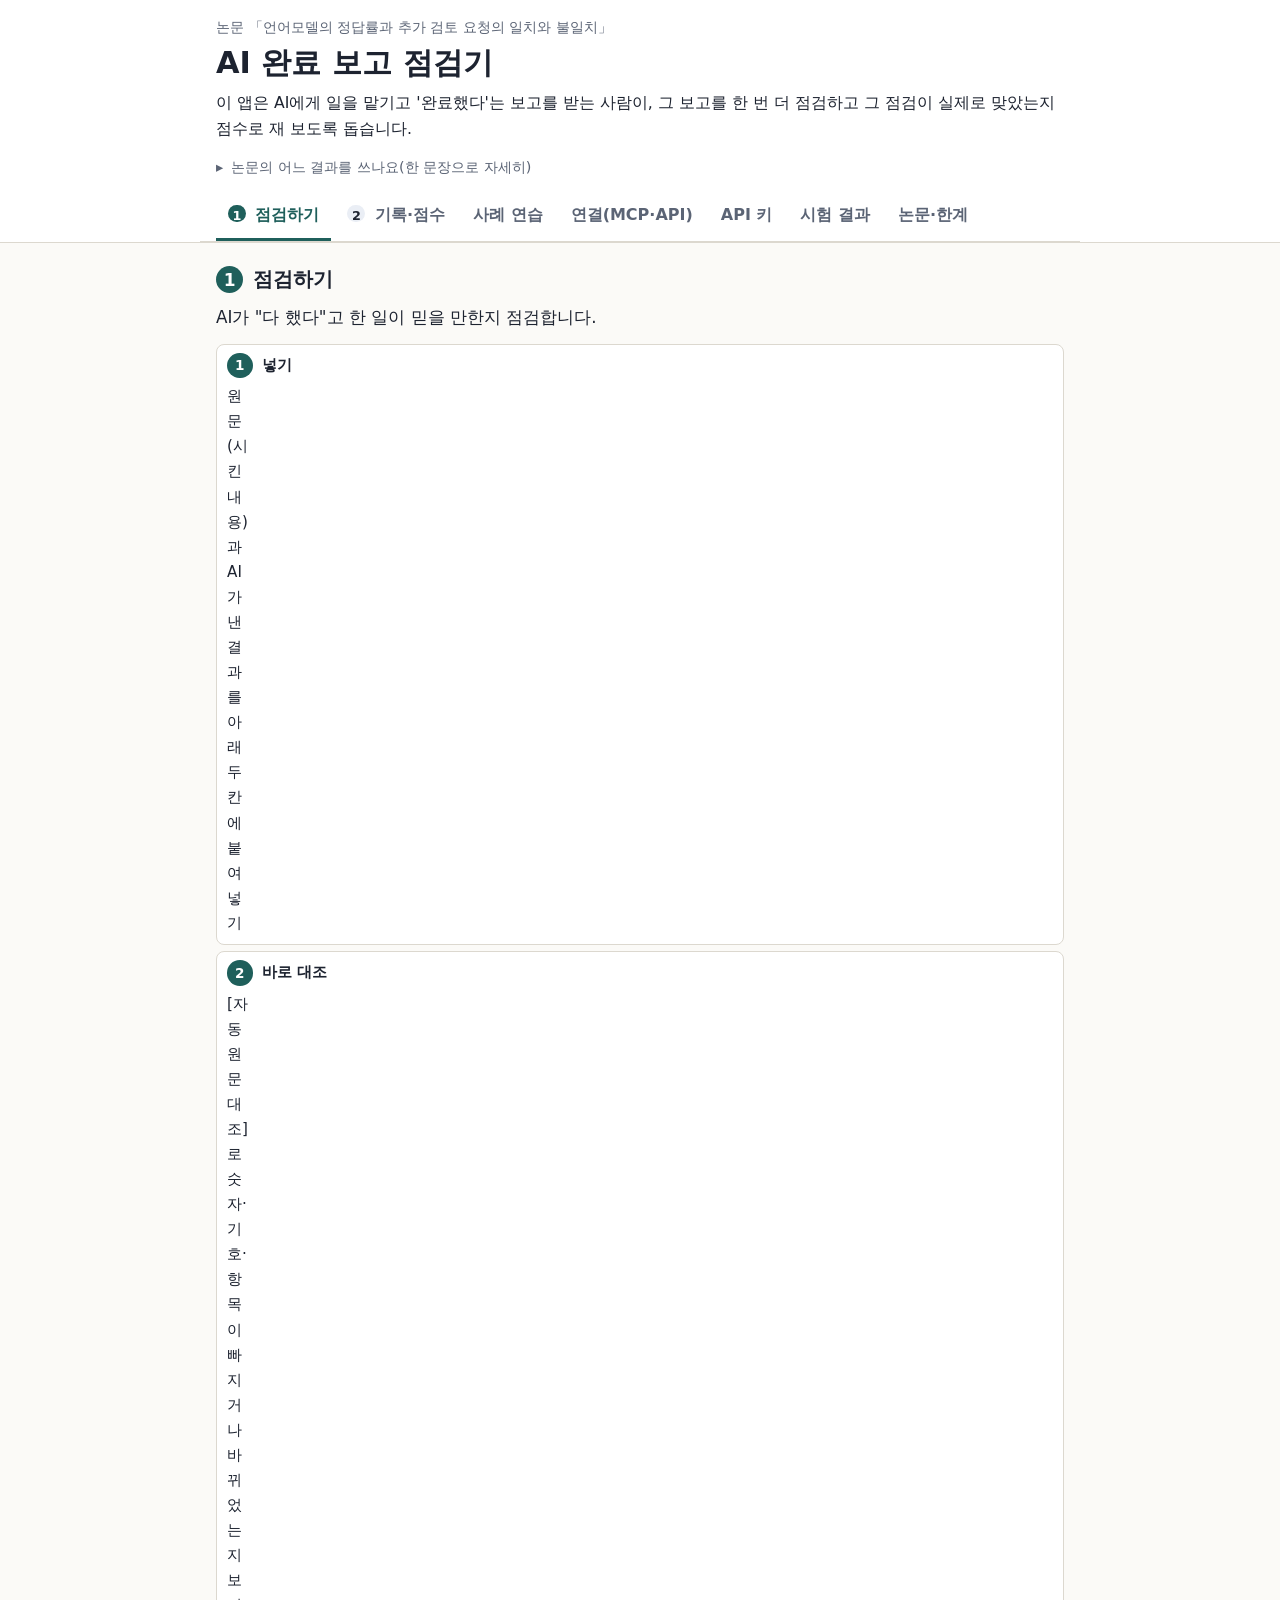
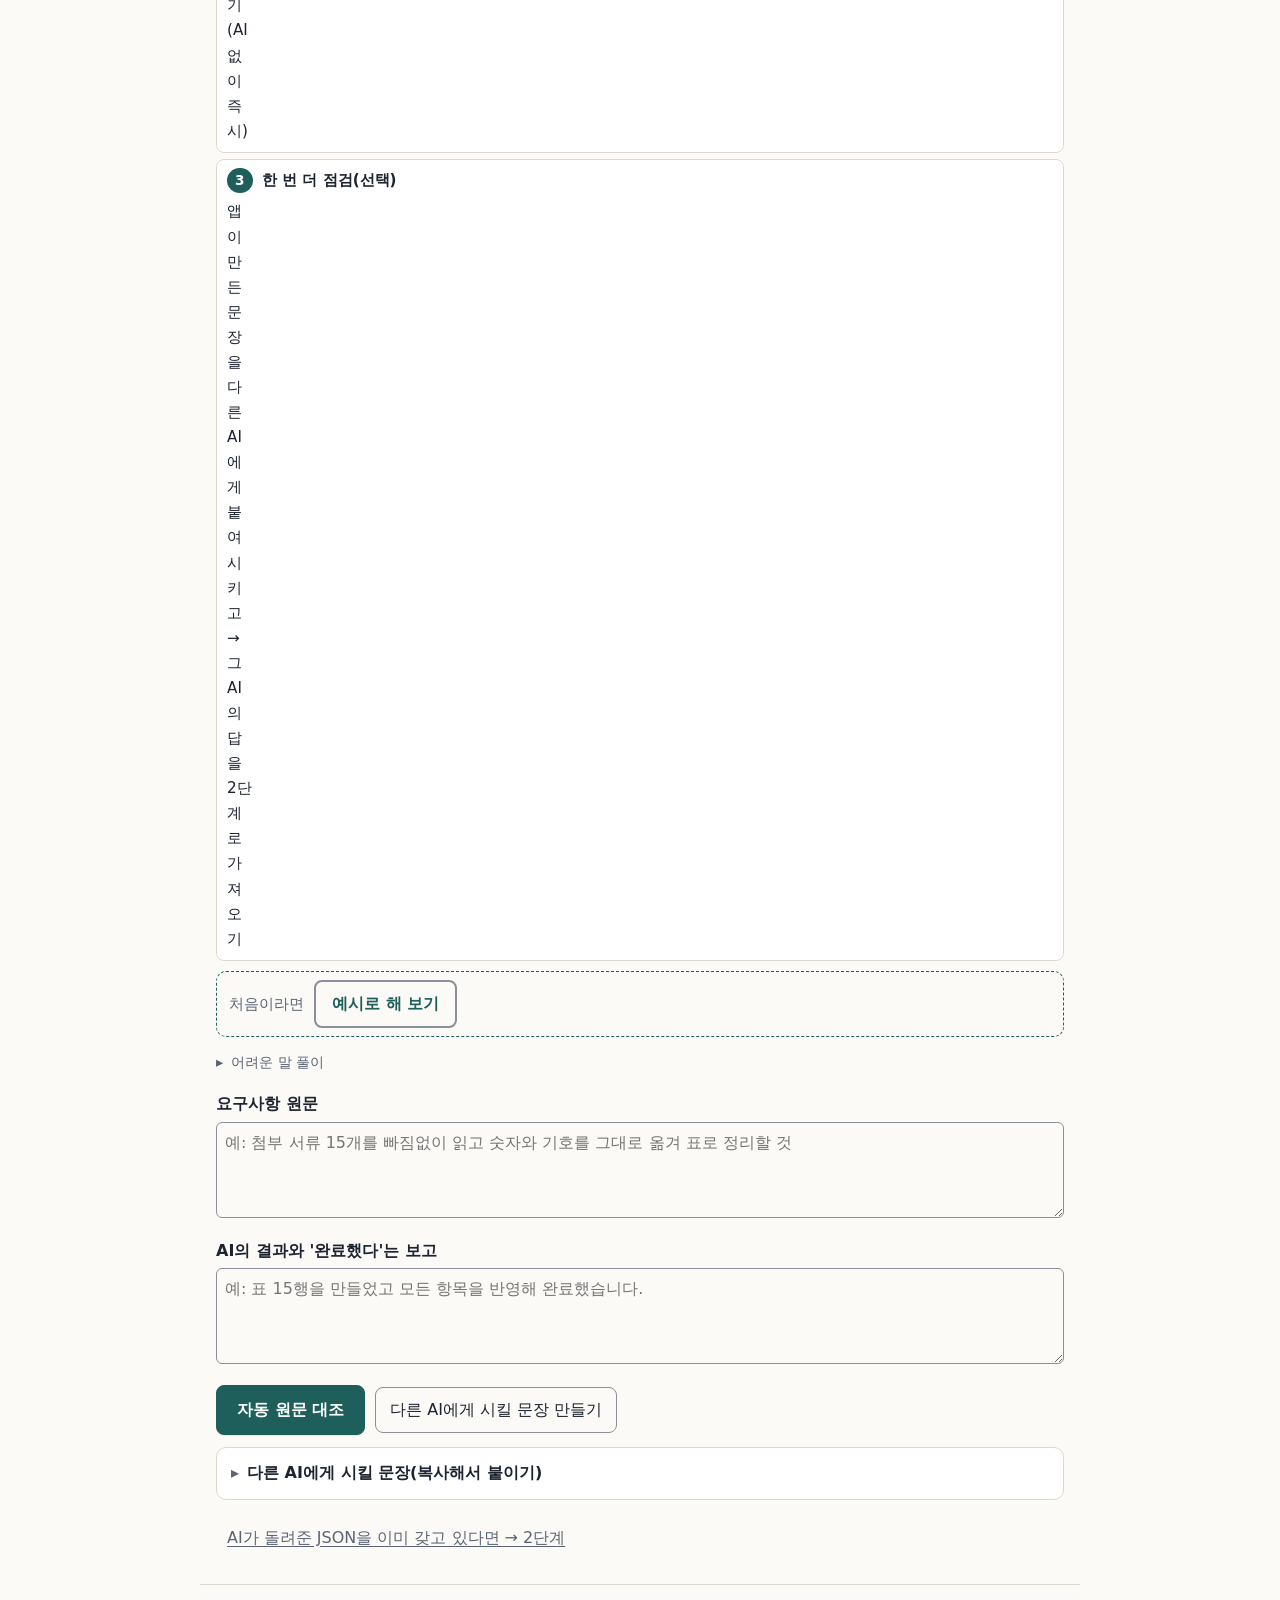
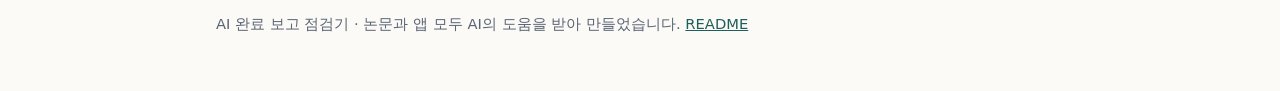
<file: index.html>
<!doctype html>
<html lang="ko">
<head>
<meta charset="utf-8">
<meta name="viewport" content="width=device-width, initial-scale=1">
<title>AI 완료 보고 점검기</title>
<meta name="description" content="AI가 '완료했다'고 보고한 결과를 논문의 재검토 방식으로 한 번 더 점검하고, 그 신호가 실제 오류를 얼마나 가려냈는지 재 보는 앱">
<link rel="stylesheet" href="style.css">
</head>
<body>
<header class="top">
  <div class="wrap">
    <p class="paper-title">논문 「언어모델의 정답률과 추가 검토 요청의 일치와 불일치」</p>
    <h1>AI 완료 보고 점검기</h1>
    <p class="one-line" id="one-line">이 앱은 AI에게 일을 맡기고 '완료했다'는 보고를 받는 사람이, 그 보고를 한 번 더 점검하고 그 점검이 실제로 맞았는지 점수로 재 보도록 돕습니다.</p>
    <details class="fold slim" id="long-def"><summary>논문의 어느 결과를 쓰나요(한 문장으로 자세히)</summary>
      <p class="help" id="one-line-long">이 앱은 AI에게 일을 맡기고 '완료했다'는 보고를 받는 사람이, 논문의 재검토 방식(결과는 고치지 않고 확신도와 검토 필요 여부만 다시 받기)으로 그 보고를 한 번 더 점검하고, 논문 3.4절의 균형정확도로 그 신호가 실제 오류를 얼마나 가려냈는지 내 기록으로 재 보도록 돕습니다.</p>
    </details>
    <nav class="tabs" role="tablist" aria-label="화면 구역">
      <button role="tab" id="t-check" aria-controls="tab-check" aria-selected="true" data-tab="check"><b>1</b> 점검하기</button>
      <button role="tab" id="t-record" aria-controls="tab-record" aria-selected="false" data-tab="record"><b>2</b> 기록·점수</button>
      <button role="tab" id="t-cases" aria-controls="tab-cases" aria-selected="false" data-tab="cases">사례 연습</button>
      <button role="tab" id="t-connect" aria-controls="tab-connect" aria-selected="false" data-tab="connect">연결(MCP·API)</button>
      <button role="tab" id="t-keys" aria-controls="tab-keys" aria-selected="false" data-tab="keys">API 키</button>
      <button role="tab" id="t-tests" aria-controls="tab-tests" aria-selected="false" data-tab="tests">시험 결과</button>
      <button role="tab" id="t-paper" aria-controls="tab-paper" aria-selected="false" data-tab="paper">논문·한계</button>
    </nav>
  </div>
</header>

<main class="wrap" id="main">

<!-- 1 점검하기 -->
<section id="tab-check" role="tabpanel" aria-labelledby="t-check" data-panel="check">
  <h2><span class="n">1</span> 점검하기</h2>
  <p class="lead">AI가 "다 했다"고 한 일이 믿을 만한지 점검합니다.</p>
  <ol class="flow" aria-label="사용 순서">
    <li><b>넣기</b> 원문(시킨 내용)과 AI가 낸 결과를 아래 두 칸에 붙여 넣기</li>
    <li><b>바로 대조</b> [자동 원문 대조]로 숫자·기호·항목이 빠지거나 바뀌었는지 보기(AI 없이 즉시)</li>
    <li><b>한 번 더 점검(선택)</b> 앱이 만든 문장을 다른 AI에게 붙여 시키고 → 그 AI의 답을 2단계로 가져오기</li>
  </ol>
  <div class="starter"><span>처음이라면</span><button type="button" id="btn-sample" class="soft">예시로 해 보기</button></div>
  <details class="fold slim"><summary>어려운 말 풀이</summary>
    <ul class="help">
      <li><b>프롬프트</b>: AI에게 시킬 문장. 앱이 만들어 주니 복사해서 붙이면 됩니다.</li>
      <li><b>JSON</b>: AI가 돌려주는 답의 모양. 복사해서 2단계에 붙이면 앱이 알아서 읽습니다.</li>
      <li><b>균형정확도</b>: 틀린 걸 잡아낸 비율과 맞는 걸 건드리지 않은 비율의 평균. 높을수록 점검이 믿을 만합니다(논문 3.4절의 계산법).</li>
      <li><b>Brier 점수</b>: AI가 말한 확신도가 얼마나 정확했는지. 낮을수록 좋습니다.</li>
      <li><b>MCP</b>: AI 도구가 다른 기능을 불러 쓰는 공통 방식. 설치형 연결은 "연결" 탭에 있습니다.</li>
    </ul>
  </details>
  <label for="req-text">요구사항 원문</label>
  <textarea id="req-text" rows="3" placeholder="예: 첨부 서류 15개를 빠짐없이 읽고 숫자와 기호를 그대로 옮겨 표로 정리할 것"></textarea>
  <label for="res-text">AI의 결과와 '완료했다'는 보고</label>
  <textarea id="res-text" rows="3" placeholder="예: 표 15행을 만들었고 모든 항목을 반영해 완료했습니다."></textarea>
  <div class="actions">
    <button type="button" id="btn-autocheck" class="primary">자동 원문 대조</button>
    <button type="button" id="btn-prompt">다른 AI에게 시킬 문장 만들기</button>
  </div>
  <div id="autocheck-out" aria-live="polite"></div>
  <div class="actions" id="after-auto" hidden>
    <button type="button" id="btn-autoadd" class="primary">이 결과를 기록에 추가하고 2단계로</button>
  </div>
  <details class="fold" id="prompt-fold"><summary>다른 AI에게 시킬 문장(복사해서 붙이기)</summary>
    <div class="actions"><button type="button" id="btn-copy" class="primary">복사</button><span id="copy-msg" class="help" role="status"></span></div>
    <label for="prompt-out" class="sr">만들어진 프롬프트</label>
    <textarea id="prompt-out" rows="9" readonly></textarea>
    <p class="help">논문은 도구 사용을 막고 합성 문제로 한정했지만 이 앱은 그런 조건을 강제하지 않습니다. reason_type(근거 유형)은 논문 스키마에 없는 앱의 추가 칸입니다.</p>
  </details>
  <p class="nextnav"><button type="button" class="quiet" data-go="record">AI가 돌려준 JSON을 이미 갖고 있다면 → 2단계</button></p>
</section>

<!-- 2 기록·점수 -->
<section id="tab-record" role="tabpanel" aria-labelledby="t-record" data-panel="record" hidden>
  <h2><span class="n">2</span> 기록·점수</h2>
  <p class="lead">다른 AI의 점검 결과를 넣고, 내가 직접 확인한 실제 결과(정답/오답)를 고르면 점수가 나옵니다.</p>
  <p class="help flowline">흐름: <b>이 앱</b> → (문장 복사) → <b>다른 AI</b> → (답 복사) → <b>이 앱</b>. 처음이면 아래 [예시로 채우기]부터 눌러 보세요.</p>
  <div class="actions"><button type="button" id="btn-example">예시로 채우기</button><button type="button" id="btn-add" class="quiet">줄 추가</button><button type="button" id="btn-clear" class="quiet">모두 지우기</button><span id="clear-msg" class="help" role="status"></span></div>
  <details class="fold" id="json-fold"><summary>다른 AI가 돌려준 답(JSON) 붙여넣기</summary>
    <label for="ai-json" class="sr">AI가 돌려준 JSON</label>
    <textarea id="ai-json" rows="3" placeholder='{"confidence": 40, "needs_review": true, "reason_type": "shortage", "brief_reason": "소수 자릿수를 대조하지 못함"}'></textarea>
    <div class="actions">
      <label class="inline" for="reviewer-new">재검토한 쪽</label>
      <select id="reviewer-new" aria-label="이 재검토를 한 쪽">
        <option value="same">같은 AI</option><option value="other">다른 AI</option><option value="human">사람</option><option value="auto">자동 대조(앱)</option>
      </select>
      <button type="button" id="btn-addjson" class="primary">기록에 추가</button>
    </div>
    <ul id="json-problems" class="problems" aria-live="polite"></ul>
  </details>
  <div class="tablewrap">
    <table id="rows" aria-label="확인 기록 표">
      <thead><tr><th>#</th><th>메모</th><th>검토 필요?</th><th>확신도</th><th>근거</th><th>실제 결과(내가 확인)</th><th>재검토한 쪽</th><th><span class="sr">삭제</span></th></tr></thead>
      <tbody></tbody>
    </table>
  </div>
  <p class="help">'검토 불필요'라고 한 항목도 일부는 확인해야 점수가 왜곡되지 않습니다. 실제 결과를 고른 줄만 점수에 들어갑니다.</p>
  <details class="fold"><summary>줄 단위로 붙여넣기</summary>
    <p class="help">한 줄에 <code>요청, 근거, 실제결과</code>. 예: <code>예, 구체적 오류 지적, 오답</code> 또는 <code>아니오, 정답</code>. 줄은 줄바꿈이나 <code>;</code> 로 나눕니다.</p>
    <textarea id="paste-text" rows="3" placeholder="예, 검산 부족, 정답&#10;아니오, 정답"></textarea>
    <button type="button" id="btn-paste">붙여넣은 줄 추가</button>
    <ul id="paste-problems" class="problems" aria-live="polite"></ul>
  </details>
  <h3>점수</h3>
  <div id="result" aria-live="polite"></div>
  <details class="fold" open><summary>논문의 모델 11종과 비교</summary><div id="compare"></div></details>
  <details class="fold"><summary>기계가 읽는 결과(JSON)</summary>
    <p class="help">다른 프로그램이나 AI 에이전트가 화면에서 그대로 읽을 수 있는 같은 결과입니다.</p>
    <pre id="result-json" tabindex="0">{}</pre>
  </details>
</section>

<!-- 사례 연습 -->
<section id="tab-cases" role="tabpanel" aria-labelledby="t-cases" data-panel="cases" hidden>
  <h2>사례 연습</h2>
  <p class="lead">논문에 나온 실제 사례 6개: AI의 수정안을 따를까요?</p>
  <details class="fold"><summary>이 연습은 무엇인가요</summary><p class="help">AI가 처음 답을 냈고, 다시 검토하면서 다른 답을 내놓았습니다. 어느 쪽이 맞을지 고르면 논문이 확인한 정답이 나옵니다.</p></details>
  <div id="cases"></div>
  <p id="case-score" class="score" aria-live="polite"></p>
</section>

<!-- 연결 -->
<section id="tab-connect" role="tabpanel" aria-labelledby="t-connect" data-panel="connect" hidden>
  <h2>연결(MCP·API)</h2>
  <p class="lead">다른 AI 도구에서 복붙 없이 쓰는 법입니다. 모두 내 컴퓨터 안에서만 돌고 키·이메일이 필요 없습니다.</p>
  <details class="fold" open><summary>어떤 방법을 고를까요 (가장 쉬운 방법은 설치 없이 이 화면에서 붙여넣기)</summary>
    <div class="tablewrap"><table>
      <thead><tr><th>방법</th><th>이럴 때</th><th>준비물</th></tr></thead>
      <tbody>
        <tr><td>이 화면</td><td>가끔 붙여넣기로 충분할 때</td><td>브라우저</td></tr>
        <tr><td>주소로 열기</td><td>브라우저 에이전트가 주소만 열어 결과를 읽게 할 때</td><td>브라우저</td></tr>
        <tr><td>MCP</td><td>Claude Code·Desktop·Codex 안에서 말로 시킬 때</td><td>Node.js, 앱 ZIP</td></tr>
        <tr><td>내 컴퓨터 API</td><td>직접 만든 프로그램에서 호출할 때</td><td>Node.js, 앱 ZIP</td></tr>
      </tbody>
    </table></div>
  </details>
  <details class="fold"><summary>1단계 공통 준비(Node.js와 폴더)</summary>
    <ol>
      <li>터미널(Windows는 PowerShell)에서 <code>node -v</code> 를 입력해 <code>v18</code> 이상이 나오는지 봅니다. 없으면 nodejs.org 에서 LTS를 설치하세요.</li>
      <li>앱 ZIP(<code>review_signal_app.zip</code>)을 새 폴더에 풀고, 그 폴더의 전체 경로를 복사해 둡니다(아래 <code>폴더경로</code> 자리에 씁니다).</li>
      <li>시험: 그 폴더에서 <code>node --test tests/logic.test.js tests/check.test.js tests/mcp.test.js tests/keys.test.js</code> 가 모두 통과하는지 봅니다.</li>
    </ol>
  </details>
  <details class="fold"><summary>MCP로 AI 도구에 연결하기</summary>
    <p class="help">MCP는 AI 도구가 외부 기능을 부르는 공통 방식입니다. 등록해 두면 AI에게 말로 시킬 수 있습니다.</p>
    <h3>Claude Code</h3><pre>claude mcp add --transport stdio review-signal -- node 폴더경로/mcp/server.mjs</pre>
    <h3>Claude Desktop</h3><p class="help"><code>claude_desktop_config.json</code> 의 <code>mcpServers</code> 에 넣고 앱을 다시 켭니다(Windows 경로는 역슬래시를 두 개씩).</p>
    <pre>{
  "mcpServers": {
    "review-signal": { "command": "node", "args": ["폴더경로/mcp/server.mjs"] }
  }
}</pre>
    <h3>Codex</h3><p class="help"><code>~/.codex/config.toml</code> 에 추가합니다.</p>
    <pre>[mcp_servers.review-signal]
command = "node"
args = ["폴더경로/mcp/server.mjs"]</pre>
    <h3>잘 연결됐는지 확인</h3>
    <pre>review-signal 도구의 verify_completion 으로 아래 두 글을 점검해 줘.
[원문] B#2 값 0.9685245400, 허용 오차 ±0.5
[결과] B#2 0.96852454, 허용 오차 0.5 — 모두 완료</pre>
    <p class="help">"소수 자릿수 손실", "기호 누락", "완료 주장과 불일치"가 나오면 성공입니다. 도구: <code>verify_completion</code>(한 번에 점검), <code>check_against_source</code>, <code>build_review_prompt</code>, <code>parse_review_json</code>, <code>score_review_signal</code>, <code>paper_models</code>, 프롬프트 <code>verify-completion</code>.</p>
    <p class="help">시험 상태: 직접 만든 요청으로 연결 과정과 도구 호출 응답은 확인했지만, 위 세 앱에 실제로 등록해 본 시험은 하지 못했습니다. 안 되면 경로(공백은 따옴표)를 먼저 확인하세요.</p>
  </details>
  <details class="fold"><summary>내 컴퓨터 API로 부르기</summary>
    <p class="help">이 컴퓨터(127.0.0.1)에서만 열리고 서버가 필요 없습니다.</p>
    <ol>
      <li>서버를 켭니다(창은 닫지 마세요, 끄려면 Ctrl+C): <pre>node mcp/server.mjs --http 8787</pre></li>
      <li>다른 터미널에서 확인: <pre>curl http://127.0.0.1:8787/health</pre></li>
      <li>Windows PowerShell에서 점검 요청:
<pre>$body = @{ requirement = "B#2 값 0.9685245400"; result = "B#2 0.96852454 — 모두 완료" } | ConvertTo-Json
Invoke-RestMethod -Method Post -Uri http://127.0.0.1:8787/api/verify `
  -ContentType "application/json; charset=utf-8" `
  -Body ([System.Text.Encoding]::UTF8.GetBytes($body))</pre></li>
      <li>macOS·Linux:
<pre>curl -s -X POST http://127.0.0.1:8787/api/verify -H "Content-Type: application/json" \
  -d '{"requirement":"B#2 값 0.9685245400","result":"B#2 0.96852454 — 모두 완료"}'</pre></li>
    </ol>
    <p class="help">주소: <code>POST /api/verify</code>(원문 대조+재검토 프롬프트), <code>/api/check</code>, <code>/api/prompt</code>, <code>/api/parse</code>, <code>/api/score</code>, <code>GET /api/models</code>, <code>GET /health</code></p>
  </details>
  <details class="fold"><summary>주소로 열어서 읽게 하기(설치 없음)</summary>
    <p class="help">브라우저를 다루는 AI 에이전트에게 아래 주소를 열게 하고, 2단계 화면의 "기계가 읽는 결과(JSON)"를 읽게 합니다. 줄은 <code>;</code> 로 구분합니다.</p>
    <pre>https://alska14.github.io/review-signal-app/?lines=예,구체적 오류 지적,오답;아니오,정답</pre>
  </details>
  <details class="fold"><summary>막혔을 때</summary>
    <ul>
      <li><b>node 를 찾을 수 없음</b>: Node.js를 설치한 뒤 터미널을 새로 여세요.</li>
      <li><b>MCP에 도구가 안 보임</b>: 경로가 틀렸거나 공백이 있는 경우가 많습니다. 경로를 따옴표로 감싸고 앱을 다시 켜세요. 터미널에서 <code>node 폴더경로/mcp/server.mjs</code> 를 직접 실행했을 때 오류 없이 대기하면 정상입니다.</li>
      <li><b>포트 사용 중</b>: <code>--http 8788</code> 처럼 다른 번호를 쓰세요.</li>
      <li><b>한글이 깨짐(PowerShell)</b>: 위 예시처럼 UTF-8 바이트로 보내세요.</li>
    </ul>
  </details>
</section>

<!-- API 키 -->
<section id="tab-keys" role="tabpanel" aria-labelledby="t-keys" data-panel="keys" hidden>
  <h2>API 키</h2>
  <p class="lead">인터넷 주소로 어디서나 부르는 API용 키입니다. <b>아직 서버가 없어 키를 발급하지 않습니다.</b></p>
  <div id="keys-status" class="banner" role="status"></div>
  <form id="keys-form" novalidate hidden>
    <label for="keys-email">이메일</label>
    <input type="email" id="keys-email" autocomplete="email" placeholder="이름@회사.com" maxlength="254">
    <label class="check"><input type="checkbox" id="keys-consent"> 인증 메일을 받는 데 이 이메일을 쓰는 것에 동의합니다(키 발급 외에는 쓰지 않습니다).</label>
    <p id="keys-msg" class="help" role="status" aria-live="polite"></p>
    <div class="actions"><button type="submit" id="keys-submit" class="primary">확인 메일 받기</button></div>
  </form>
  <details class="fold"><summary>어떻게 동작하나요</summary>
    <ol>
      <li>이메일 형식과 가짜 주소를 점검합니다(공백·잘못된 형식, 일회용·예시·테스트 도메인, 임시로 만든 듯한 이름). 지메일의 점·별칭 변형은 같은 사람으로 봅니다.</li>
      <li>서버가 그 도메인이 메일을 받을 수 있는지 확인하고 인증 메일을 보냅니다. (이 단계는 서버가 연결돼야 동작합니다.)</li>
      <li>메일의 링크를 눌러야 키가 한 번 보입니다(30분 안, 링크는 한 번만). 서버에는 키의 해시만 저장하고, 같은 사람이 다시 받으면 이전 키는 폐기됩니다.</li>
      <li>요청이 몰리지 않게 이메일당 시간당 3번, 같은 접속지당 10번으로 제한합니다.</li>
    </ol>
    <p class="help">가짜 이메일을 완벽히 걸러낼 수는 없습니다. 실제로 확인되는 것은 인증 메일의 링크를 누른 사람뿐입니다. 로컬 MCP·API는 키가 필요 없고, 이 키는 인터넷에 열린 서버가 생겼을 때만 의미가 있습니다.</p>
  </details>
  <details class="fold"><summary>개발자: 서버 연결 방법</summary>
    <p class="help">발급 로직(이메일 점검, 인증 링크, 키 해시 저장, 사용 제한, 키로 보호되는 <code>/v1/verify</code>·<code>/v1/check</code>·<code>/v1/score</code>)은 <code>keys/</code> 에 만들었고 개발 서버와 가짜 시계로만 시험했습니다(실제 메일 서비스·호스팅과는 연결해 보지 못했습니다). 서버만 비어 있습니다. 로컬에서 확인: <code>node keys/dev-server.mjs</code>(메일은 <code>/dev/outbox</code> 에 쌓임). 서버에 올릴 때는 저장소를 KV/DB로, 메일을 실제 메일 서비스(<code>resendMailer</code>)로 바꾸고 <code>config.js</code> 의 <code>REVIEW_SIGNAL_API_BASE</code> 에 서버 주소를 넣으면 이 칸이 켜집니다. 자세한 순서는 <code>keys/README.md</code>.</p>
  </details>
</section>

<!-- 시험 결과 -->
<section id="tab-tests" role="tabpanel" aria-labelledby="t-tests" data-panel="tests" hidden>
  <h2>시험 결과</h2>
  <p class="lead">2026-10-23에 실제로 돌려 본 결과입니다. 아래 사례는 앱 작성자가 만든 가상 데이터입니다.</p>
  <div id="tests-out"></div>
</section>

<!-- 논문·한계 -->
<section id="tab-paper" role="tabpanel" aria-labelledby="t-paper" data-panel="paper" hidden>
  <h2>논문·한계</h2>
  <details class="fold" open><summary>왜 이렇게 만들었나</summary>
    <p class="help">논문의 출발점은 AI가 테스트 통과를 '완료'라고 보고했는데 다시 물으면 일부만 했다고 답하거나, 다른 LLM의 원문 대조에서 기호 오독·소수 자릿수 손실·내용 누락이 나온 개발 경험입니다. 논문은 이 경험을 재현하지 않고, 합성 문제 12개에서 '검토 요청 표시'가 실제 오답과 맞는지만 쟀습니다. 이 앱은 그 측정 방식을 내 작업에 옮겨 쓰게 합니다.</p>
  </details>
  <details class="fold"><summary>논문에서 가져온 것</summary>
    <ul>
      <li><b>프로토콜</b>(3.3절, 부록 B1): 최초 결과는 고치지 않고, 정답·채점 피드백 없이 확신도와 needs_review만 다시 받는다.</li>
      <li><b>계산식</b>(3.4절): 균형정확도 = (오답 검토율 + 1 − 정답 검토율) / 2, Brier. 정답이나 오답이 없으면 계산하지 않습니다.</li>
      <li><b>비교 숫자</b>: 표 1·2의 OpenAI 7종·Claude 4종. OpenAI 값은 T03 경로 표기를 사후 보완해 채점한 값이고 Claude 값은 보완 방식을 실행 전에 고정한 값입니다. 제공자별 실행 환경이 다르고 모델당 12문항 1회라서 순위로 읽지 마세요. 논문은 같은 모델이 자기 답을 다시 평가한 경우만 다뤘기 때문에 비교 막대는 '같은 AI' 기록에만 씁니다.</li>
      <li><b>사례</b>: 4.2·4.3절과 부록 A.</li>
    </ul>
  </details>
  <details class="fold"><summary>앱이 추가한 것(논문에 없음)</summary>
    <p class="help">자동 원문 대조와 자동 신호, 근거 유형(reason_type), 재검토한 쪽 구분, 확신도 20 이하 표시, 흔들림 범위(윌슨 구간), 점수 구간 해석(90%·70%), MCP·API·키 발급.</p>
  </details>
  <details class="fold"><summary>한계</summary>
    <p class="help">논문은 합성 문제 12개의 탐색 연구이고 정답률과 검토 요청의 일반적 관계를 확정하지 못했습니다. 이 앱의 점수는 내가 직접 확인한 기록에만 의존하고 오답이 적으면 크게 흔들립니다. 자동 원문 대조는 글자 수준만 봅니다. 논문과 이 앱은 AI의 도움을 받아 썼습니다(논문: 연구자 alska14의 경험과 주제 선택을 바탕으로 AI가 실험 실행·분석·집필을 보조).</p>
  </details>
  <details class="fold"><summary>개인정보</summary>
    <p class="help">입력한 글과 기록은 이 브라우저 안에서만 계산하고 서버로 보내거나 저장하지 않습니다. 쿠키와 외부 요청이 없습니다. 'API 키' 칸은 서버가 연결되기 전에는 아무것도 받거나 보내지 않습니다.</p>
  </details>
</section>

</main>

<footer class="wrap foot"><p>AI 완료 보고 점검기 · 논문과 앱 모두 AI의 도움을 받아 만들었습니다. <a href="README.md">README</a></p></footer>

<script src="config.js"></script>
<script src="data_models.js"></script>
<script src="data_cases.js"></script>
<script src="data_results.js"></script>
<script src="emailcheck.js"></script>
<script src="logic.js"></script>
<script src="check.js"></script>
<script src="app.js"></script>
</body>
</html>
</file>
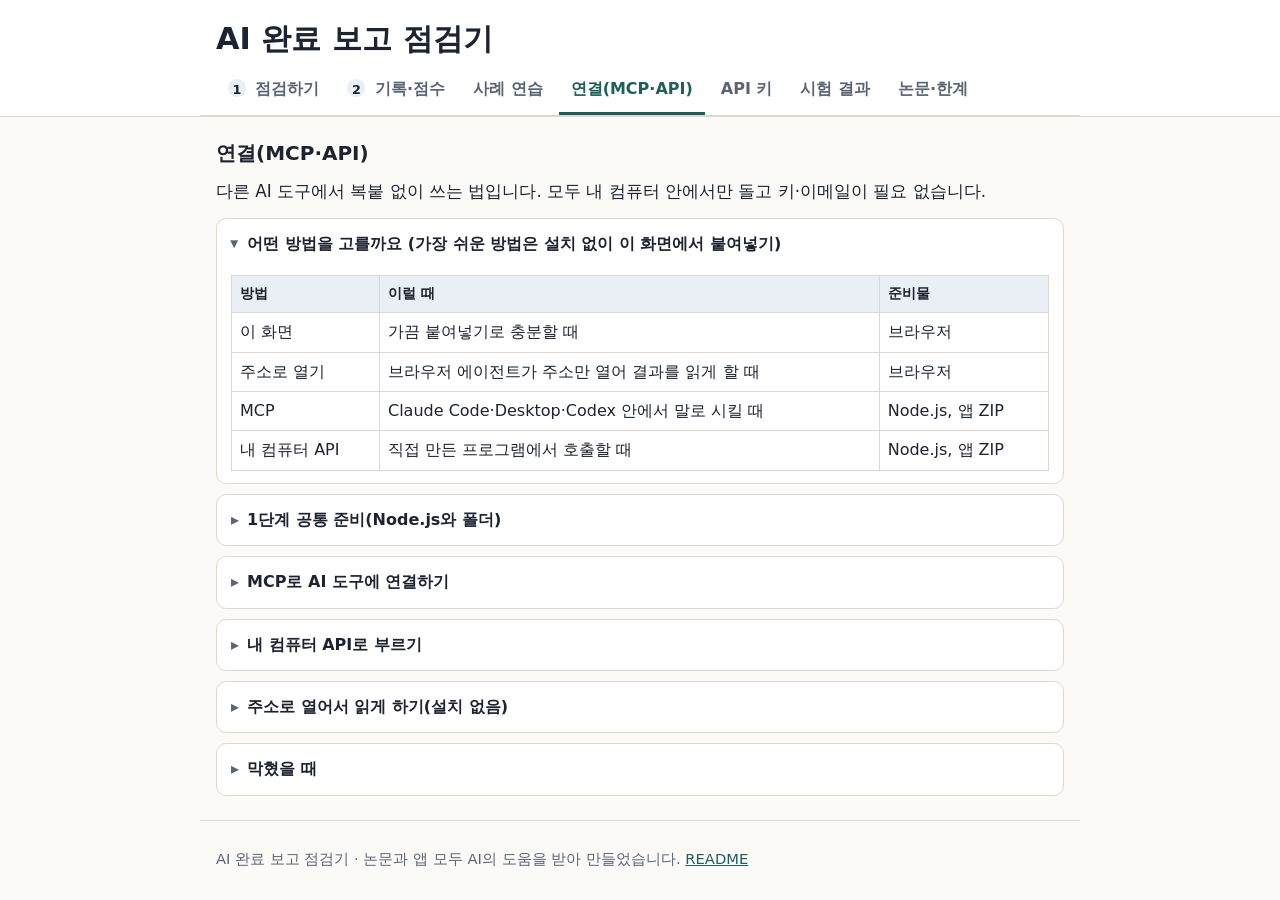
<file: guide.html>
<!doctype html>
<html lang="ko"><head><meta charset="utf-8"><meta http-equiv="refresh" content="0; url=index.html#connect"><title>연결 안내서</title></head>
<body><p>연결 안내서는 앱의 <a href="index.html#connect">연결(MCP·API)</a> 탭으로 옮겼습니다.</p></body></html>
</file>
<file: style.css>
:root {
  --bg: #fbfaf7; --fg: #1d2330; --muted: #5b6475; --card: #ffffff; --line: #dcd8cf;
  --accent: #1f5f5b; --accent-fg: #ffffff; --ok: #1d6b3a; --mid: #8a5a00; --bad: #a3262a; --info: #3a4a63;
  --okbg: #e7f3ea; --midbg: #fbf0d8; --badbg: #f9e3e3; --infobg: #eaeef5;
}
@media (prefers-color-scheme: dark) {
  :root:not([data-theme="light"]) {
    --bg: #14181f; --fg: #e9ecf1; --muted: #a6aebd; --card: #1c222c; --line: #323a48;
    --accent: #5fb8b0; --accent-fg: #0d1b1a; --ok: #7ed39a; --mid: #f0c36a; --bad: #f08a8d; --info: #b4c3dd;
    --okbg: #1b2f23; --midbg: #35290f; --badbg: #381b1c; --infobg: #1f2838;
  }
}
* { box-sizing: border-box; }
html { -webkit-text-size-adjust: 100%; }
body { margin: 0; background: var(--bg); color: var(--fg); font: 16px/1.65 "Pretendard", "Malgun Gothic", "Apple SD Gothic Neo", system-ui, sans-serif; }
.wrap { max-width: 880px; margin: 0 auto; padding: 0 16px; }
.top { background: var(--card); border-bottom: 1px solid var(--line); padding: 22px 0 18px; }
.paper-title { margin: 0; color: var(--muted); font-size: .9rem; }
h1 { margin: 4px 0 8px; font-size: 1.9rem; line-height: 1.25; }
.one-line { margin: 0 0 14px; font-size: 1.05rem; }
.steps { list-style: none; display: flex; flex-wrap: wrap; gap: 8px; padding: 0; margin: 0; }
.steps a { display: inline-flex; gap: 8px; align-items: center; padding: 8px 12px; border: 1px solid var(--line); border-radius: 999px; color: var(--fg); text-decoration: none; background: var(--bg); }
.steps b, .n { display: inline-grid; place-items: center; width: 1.6em; height: 1.6em; border-radius: 50%; background: var(--accent); color: var(--accent-fg); font-size: .85em; }
section { margin: 28px 0; }
h2 { font-size: 1.3rem; margin: 0 0 8px; display: flex; gap: 10px; align-items: center; }
h3 { font-size: 1.05rem; margin: 18px 0 6px; }
.help { color: var(--muted); font-size: .95rem; margin: 4px 0 10px; }
.btns { display: flex; flex-wrap: wrap; gap: 8px; margin-bottom: 10px; }
button { font: inherit; padding: 9px 14px; border-radius: 8px; border: 1px solid var(--accent); background: var(--accent); color: var(--accent-fg); cursor: pointer; min-height: 40px; }
button.ghost { background: transparent; color: var(--fg); border-color: var(--line); }
button.ghost:hover:not(:disabled) { border-color: var(--accent); }
button.small { padding: 4px 10px; min-height: 32px; font-size: .9rem; }
button:disabled { opacity: .55; cursor: default; }
button.chosen { border-color: var(--accent); outline: 2px solid var(--accent); }
:focus-visible { outline: 3px solid var(--accent); outline-offset: 2px; }
.tablewrap { overflow-x: auto; }
table { border-collapse: collapse; width: 100%; background: var(--card); }
th, td { border: 1px solid var(--line); padding: 6px 8px; text-align: left; vertical-align: middle; }
th { background: var(--infobg); font-size: .9rem; }
select, input[type="text"], textarea { font: inherit; width: 100%; padding: 7px 8px; border: 1px solid var(--line); border-radius: 6px; background: var(--bg); color: var(--fg); min-height: 38px; }
textarea { min-height: 96px; }
.sr { position: absolute; left: -9999px; }
.stats { display: grid; grid-template-columns: repeat(auto-fit, minmax(190px, 1fr)); gap: 10px; margin: 8px 0 12px; }
.stat { background: var(--card); border: 1px solid var(--line); border-radius: 10px; padding: 12px 14px; }
.stat .v { font-size: 1.9rem; font-weight: 800; line-height: 1.15; }
.stat.main { border-color: var(--accent); }
.stat.main .v { color: var(--accent); }
.stat .l { font-weight: 700; margin-top: 2px; }
.stat .sub { color: var(--muted); font-size: .86rem; margin-top: 2px; }
.matrix { max-width: 520px; margin: 4px 0 10px; }
.matrix td.bad { color: var(--bad); font-weight: 700; }
.notes { list-style: none; padding: 0; margin: 8px 0; display: grid; gap: 6px; }
.notes li { padding: 8px 12px; border-radius: 8px; border-left: 4px solid var(--info); background: var(--infobg); }
.notes li.ok { border-color: var(--ok); background: var(--okbg); }
.notes li.mid, .notes li.warn { border-color: var(--mid); background: var(--midbg); }
.notes li.bad { border-color: var(--bad); background: var(--badbg); }
.bars { list-style: none; padding: 0; margin: 8px 0; display: grid; gap: 6px; }
.bars li { display: grid; grid-template-columns: minmax(120px, 190px) 1fr minmax(100px, 150px); gap: 8px; align-items: center; font-size: .92rem; }
.bars .track { display: block; height: 14px; background: var(--infobg); border-radius: 7px; overflow: hidden; }
.bars .fill { display: block; height: 100%; background: var(--muted); }
.bars li.mine .fill { background: var(--accent); }
.bars li.mine { font-weight: 800; color: var(--accent); }
.case { background: var(--card); border: 1px solid var(--line); border-radius: 10px; padding: 12px 14px; margin: 12px 0; }
.case h3 { margin-top: 0; }
.case p { margin: 4px 0; }
.q { padding-left: 10px; border-left: 3px solid var(--line); }
.choices { display: flex; flex-wrap: wrap; gap: 8px; margin: 10px 0; }
.reveal { padding: 8px 12px; border-radius: 8px; margin-top: 6px; }
.reveal.ok { background: var(--okbg); } .reveal.mid { background: var(--midbg); } .reveal.bad { background: var(--badbg); }
.score { font-weight: 700; }
.problems { color: var(--bad); padding-left: 18px; }
.problems .okline { color: var(--ok); list-style: none; margin-left: -18px; }
details.paste { margin-top: 10px; }
summary { cursor: pointer; font-weight: 700; padding: 6px 0; }
.foot { border-top: 1px solid var(--line); margin-top: 30px; padding: 16px 16px 40px; color: var(--muted); font-size: .92rem; }
.foot h2 { font-size: 1rem; color: var(--fg); }
code { background: var(--infobg); padding: 1px 5px; border-radius: 4px; }
@media (max-width: 640px) {
  h1 { font-size: 1.6rem; }
  table#rows thead { position: absolute; left: -9999px; }
  table#rows, table#rows tbody, table#rows tr, table#rows td { display: block; width: 100%; }
  table#rows tr { border: 1px solid var(--line); border-radius: 10px; margin-bottom: 10px; padding: 6px; }
  table#rows td { border: 0; padding: 4px 6px; }
  table#rows td::before { content: attr(data-label); display: block; font-size: .8rem; color: var(--muted); }
  .bars li { grid-template-columns: 1fr; gap: 2px; }
}
label { display: block; font-weight: 700; margin: 12px 0 4px; }
label.inline { display: inline-block; margin: 0 8px 0 0; font-weight: 600; }
.btns select { width: auto; min-width: 220px; }
input[type="number"] { font: inherit; width: 100%; min-width: 72px; padding: 7px 8px; border: 1px solid var(--line); border-radius: 6px; background: var(--bg); color: var(--fg); min-height: 44px; }
select, input[type="text"] { min-height: 44px; }
button { min-height: 44px; }
button.small { min-height: 44px; }
.why { margin: 12px 0 0; color: var(--muted); font-size: .92rem; border-left: 3px solid var(--line); padding-left: 10px; }
pre { background: var(--card); border: 1px solid var(--line); border-radius: 8px; padding: 10px 12px; overflow-x: auto; font-size: .85rem; max-height: 360px; }
textarea[readonly] { background: var(--infobg); }
.notes li .sub { margin-top: 4px; font-size: .85rem; color: var(--muted); word-break: break-word; }
.notes-ok { padding: 8px 12px; border-radius: 8px; border-left: 4px solid var(--ok); background: var(--okbg); }
a { color: var(--accent); }
.guide h2 { margin-top: 28px; }
.guide ol, .guide ul { padding-left: 22px; }
.guide pre { white-space: pre-wrap; word-break: break-word; }
.guide table { margin: 8px 0; }

/* ===== v3: 탭·접기·버튼 위계 ===== */
[hidden] { display: none !important; }
.top { padding: 16px 0 0; }
.one-line { font-size: .98rem; margin-bottom: 10px; }
.tabs { display: flex; gap: 4px; overflow-x: auto; margin: 0 -16px; padding: 0 16px; border-bottom: 1px solid var(--line); scrollbar-width: thin; }
.tabs [role="tab"] { flex: 0 0 auto; background: transparent; color: var(--muted); border: 0; border-bottom: 3px solid transparent; border-radius: 0; padding: 10px 12px; font-weight: 600; min-height: 44px; white-space: nowrap; }
.tabs [role="tab"] b { display: inline-grid; place-items: center; width: 1.4em; height: 1.4em; border-radius: 50%; background: var(--infobg); color: var(--fg); font-size: .8em; margin-right: 4px; }
.tabs [role="tab"][aria-selected="true"] { color: var(--accent); border-bottom-color: var(--accent); }
.tabs [role="tab"][aria-selected="true"] b { background: var(--accent); color: var(--accent-fg); }
.tabs [role="tab"]:hover { color: var(--fg); }
main section { margin: 20px 0 8px; }
h2 { font-size: 1.25rem; }
.lead { font-size: 1.05rem; margin: 4px 0 12px; }
.actions { display: flex; flex-wrap: wrap; align-items: center; gap: 10px; margin: 12px 0; }
/* 버튼 위계: primary(채움) > 기본(테두리) > quiet(글자만) */
button { background: transparent; color: var(--fg); border: 1px solid var(--line); border-radius: 8px; font-weight: 500; }
button:hover:not(:disabled) { border-color: var(--accent); }
button.primary { background: var(--accent); color: var(--accent-fg); border-color: var(--accent); font-weight: 700; padding: 11px 20px; box-shadow: 0 1px 0 rgba(0,0,0,.08); }
button.primary:hover:not(:disabled) { filter: brightness(1.08); }
button.quiet { border-color: transparent; color: var(--muted); text-decoration: underline; text-underline-offset: 3px; padding: 8px 10px; }
button.quiet:hover:not(:disabled) { color: var(--fg); border-color: transparent; }
button.ghost { background: transparent; }
.nextnav { margin-top: 16px; }
/* 접기 */
details.fold { border: 1px solid var(--line); border-radius: 10px; background: var(--card); margin: 10px 0; padding: 0 14px; }
details.fold > summary { list-style: none; cursor: pointer; font-weight: 600; padding: 12px 0; display: flex; align-items: center; gap: 8px; min-height: 44px; }
details.fold > summary::-webkit-details-marker { display: none; }
details.fold > summary::before { content: "▸"; color: var(--muted); transition: transform .15s; }
details.fold[open] > summary::before { transform: rotate(90deg); }
details.fold[open] { padding-bottom: 12px; }
details.fold pre, details.fold .tablewrap { margin-top: 6px; }
.banner { padding: 10px 14px; border-radius: 8px; border-left: 4px solid var(--info); background: var(--infobg); margin: 10px 0; }
.banner.wait { border-color: var(--mid); background: var(--midbg); }
.banner.ok { border-color: var(--ok); background: var(--okbg); }
label.check { display: flex; gap: 8px; align-items: flex-start; font-weight: 400; margin: 10px 0; }
label.check input { width: auto; min-height: auto; margin-top: 4px; }
input[type="email"] { font: inherit; width: 100%; padding: 8px 10px; border: 1px solid var(--line); border-radius: 6px; background: var(--bg); color: var(--fg); min-height: 44px; }
input:disabled, button:disabled { opacity: .55; }
.foot { margin-top: 24px; padding-top: 12px; }
@media (max-width: 640px) {
  .actions button.primary { width: 100%; }
  .tabs { margin: 0 -16px; }
}

/* v3.1 */
body:not([data-tab="check"]) .one-line, body:not([data-tab="check"]) #long-def, body:not([data-tab="check"]) .paper-title { display: none; }
details.fold.slim { border: 0; background: transparent; padding: 0; margin: 0 0 8px; }
details.fold.slim > summary { padding: 4px 0; min-height: 32px; font-weight: 500; color: var(--muted); font-size: .9rem; }
:root { --ctl: #8a8f99; }
@media (prefers-color-scheme: dark) { :root:not([data-theme="light"]) { --ctl: #7b8396; } }
input, select, textarea, button:not(.quiet):not(.primary):not([role="tab"]) { border-color: var(--ctl); }
h2:focus { outline: none; }
.tabs { scroll-padding: 0 16px; }

@media (max-width: 640px) {
  h1 { font-size: 1.4rem; margin: 2px 0 4px; }
  .top { padding-top: 10px; }
  .one-line { font-size: .92rem; line-height: 1.5; }
  main section { margin-top: 12px; }
  h2 { font-size: 1.15rem; margin-bottom: 4px; }
  .lead { margin-bottom: 6px; }
  textarea { min-height: 72px; }
  label { margin-top: 8px; }
}

/* v3.2 쉬운 시작 */
ol.flow { list-style: none; counter-reset: f; padding: 0; margin: 8px 0 10px; display: grid; gap: 6px; }
ol.flow li { counter-increment: f; display: grid; grid-template-columns: 1.8rem 1fr; gap: 6px; align-items: start; padding: 8px 10px; border: 1px solid var(--line); border-radius: 8px; background: var(--card); font-size: .95rem; }
ol.flow li::before { content: counter(f); display: grid; place-items: center; width: 1.6rem; height: 1.6rem; border-radius: 50%; background: var(--accent); color: var(--accent-fg); font-weight: 700; font-size: .85rem; }
ol.flow li b { display: block; }
.starter { display: flex; align-items: center; gap: 10px; flex-wrap: wrap; margin: 6px 0 10px; padding: 8px 12px; border: 1px dashed var(--accent); border-radius: 10px; }
.starter span { color: var(--muted); font-size: .92rem; }
button.soft { background: transparent; color: var(--accent); border: 2px solid var(--accent); font-weight: 700; padding: 9px 16px; }
button.soft:hover:not(:disabled) { background: var(--infobg); }
.flowline { background: var(--infobg); padding: 8px 12px; border-radius: 8px; }

blockquote { margin: 8px 0; padding: 8px 12px; border-left: 4px solid var(--accent); background: var(--infobg); border-radius: 0 8px 8px 0; }
</file>
